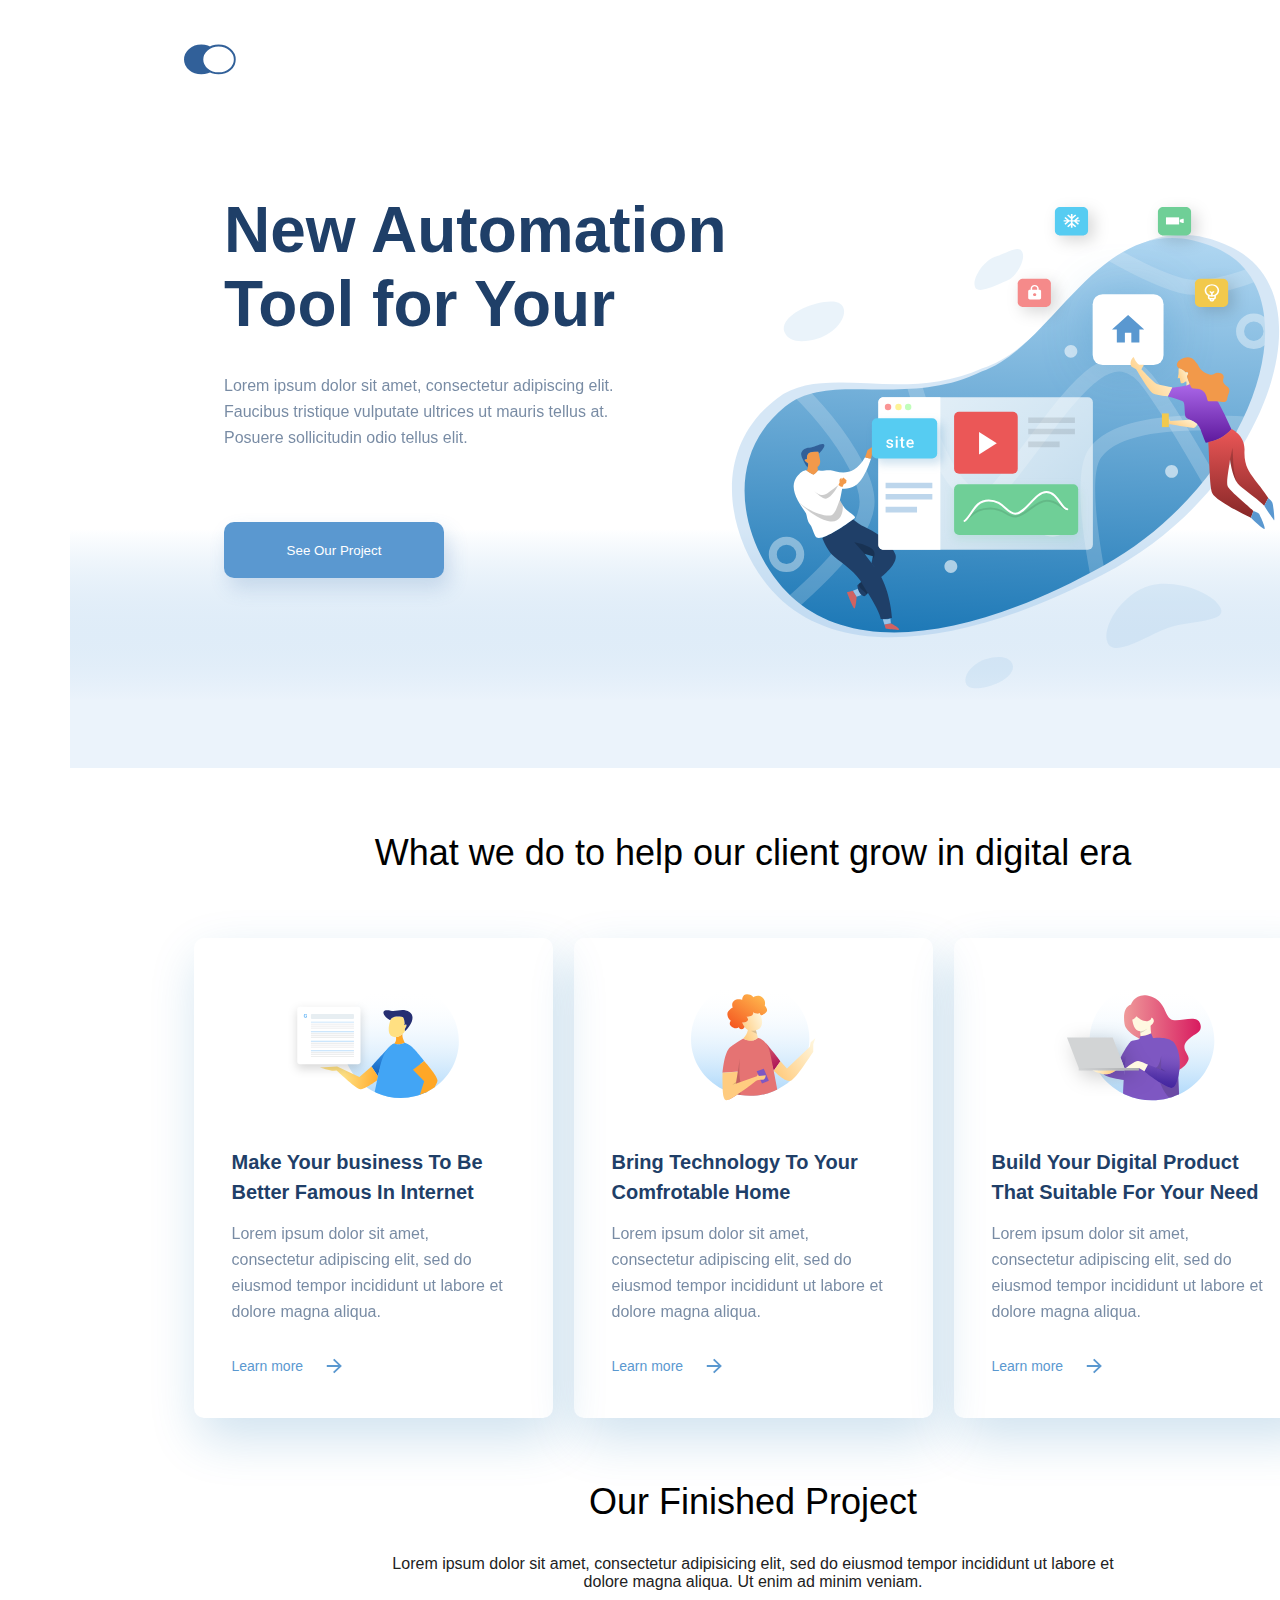
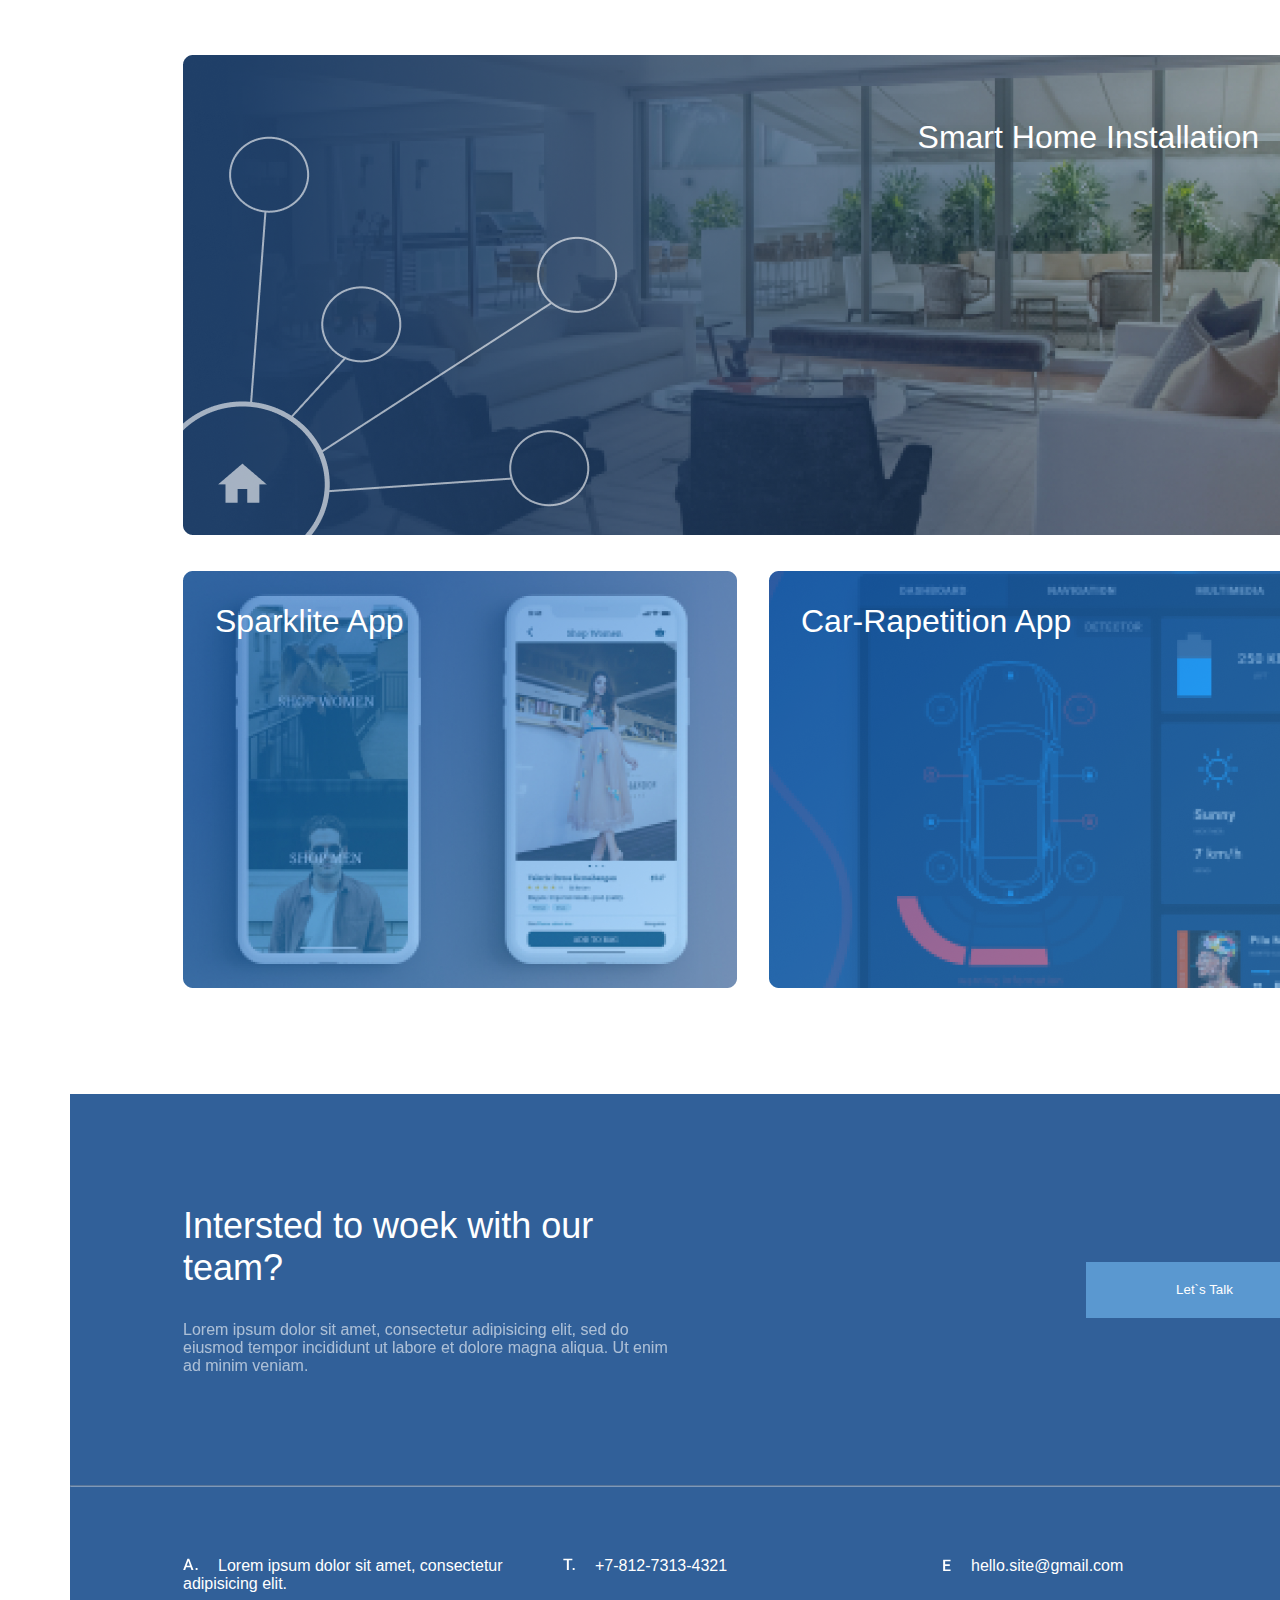
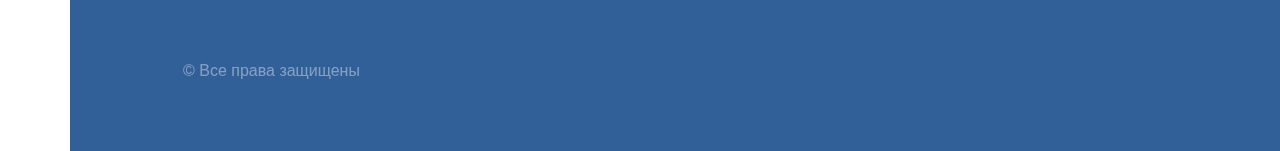
<file: index.html>
<!DOCTYPE html>
<html lang="en">

<head>
    <meta charset="UTF-8">
    <meta name="viewport" content="width=device-width, initial-scale=1.0">
    <link rel="stylesheet" href="./css/index.css">
    <title>Домашняя работа:: Урок 8</title>
</head>

<body class="container">
    <header>
        <div class="top">
            <div class="top_content">
                <div class="menu">
                    <a href="./index.html"><img src="./img/logo.svg" alt="logo"></a>
                    <a href="./pages/ContactUsPage.html"><img src="./img/contact.svg" alt="contact"></a>
                </div>
                <div class="top_information">
                    <div class="top_information-left">
                        <h1 class="h1Class">New Automation Tool for Your</h1>
                        <p class="pClass">Lorem ipsum dolor sit amet, consectetur adipiscing elit. Faucibus tristique vulputate ultrices ut mauris tellus at. Posuere sollicitudin odio tellus elit.</p>
                        <button class="top_information-button">See Our Project</button>
                    </div>
                    <div class="top_information-right">
                        <img src="./img/mainPage/illustration.svg" alt="illustration">
                    </div>
                </div>
            </div>
        </div>
    </header>

    <main>
        <div class="main_body">
            <div class="main_information">
                <h3 class="h3Class">What we do to help our client grow in digital era</h>
                    <div class="main_information_body">
                        <div class="main_information_body-block">
                            <img src="./img/mainPage/1.svg" alt="Person">
                            <div class="main_information_body-block-text">
                                <h4 class="h4Class">Make Your business To Be Better Famous In Internet</h4>
                                <p class="pClass"> Lorem ipsum dolor sit amet, consectetur adipiscing elit, sed do eiusmod tempor incididunt ut labore et dolore magna aliqua.</p>
                                <div class="main_information_body-block-learnmore">
                                    <span class="learnMore">Learn more</span>
                                    <img src="./img/mainPage/arrow.svg" alt="arrow">
                                </div>
                            </div>
                        </div>
                        <div class="main_information_body-block">
                            <img src="./img/mainPage/3.svg" alt="Person">
                            <div class="main_information_body-block-text">
                                <h4 class="h4Class">Bring Technology To Your Comfrotable Home</h4>
                                <p class="pClass"> Lorem ipsum dolor sit amet, consectetur adipiscing elit, sed do eiusmod tempor incididunt ut labore et dolore magna aliqua.</p>
                                <div class="main_information_body-block-learnmore">
                                    <span class="learnMore">Learn more</span>
                                    <img src="./img/mainPage/arrow.svg" alt="arrow">
                                </div>
                            </div>
                        </div>
                        <div class="main_information_body-block">
                            <img src="./img/mainPage/2.svg" alt="Person">
                            <div class="main_information_body-block-text">
                                <h4 class="h4Class">Build Your Digital Product That Suitable For Your Need</h4>
                                <p class="pClass"> Lorem ipsum dolor sit amet, consectetur adipiscing elit, sed do eiusmod tempor incididunt ut labore et dolore magna aliqua.</p>
                                <div class="main_information_body-block-learnmore">
                                    <span class="learnMore">Learn more</span>
                                    <img src="./img/mainPage/arrow.svg" alt="arrow">
                                </div>
                            </div>
                        </div>
                    </div>
            </div>
            <div class="additional_information">
                <h3>Our Finished Project</h3>
                <p>Lorem ipsum dolor sit amet, consectetur adipisicing elit, sed do eiusmod tempor incididunt ut labore et dolore magna aliqua. Ut enim ad minim veniam.</p>
                <div class="additional_information-MG1">
                    <p>Smart Home Installation</p>
                    <img src="./img/mainPage/MG1.png" alt="Smart Home Installation">

                </div>
                <div class="additional_information-MG2-MG3">
                    <div class="additional_information-MG2">
                        <img src="./img/mainPage/MG2.png" alt="Sparklite App">
                        <p>Sparklite App</p>
                    </div>
                    <div class="additional_information-MG3">
                        <img src="./img/mainPage/MG3.png" alt="Car-Rapetition App">
                        <p>Car-Rapetition App</p>
                    </div>
                </div>
            </div>
        </div>
    </main>

    <footer>
        <div class="footer">
            <div class="footer-block">
                <div class="footer-block-info">
                    <h3 class="h3Class">Intersted to woek with our team?</h3>
                    <p>Lorem ipsum dolor sit amet, consectetur adipisicing elit, sed do eiusmod tempor incididunt ut labore et dolore magna aliqua. Ut enim ad minim veniam.</p>
                </div>
                <button class="letsTalk">Let`s Talk</button>
            </div>
            <hr>
            <div class="footer-contactUs">
                <ul>
                    <li><img src="./img/A.svg" alt="A">Lorem ipsum dolor sit amet, consectetur adipisicing elit.</li>
                    <li><img src="./img/T.svg" alt="A">+7-812-7313-4321</li>
                    <li><img src="./img/E.svg" alt="A">hello.site@gmail.com</li>
                </ul>
                <div class="rights">
                    <p>&copy; Все права защищены</p>
                </div>
            </div>
        </div>
    </footer>
</body>

</html>
</file>
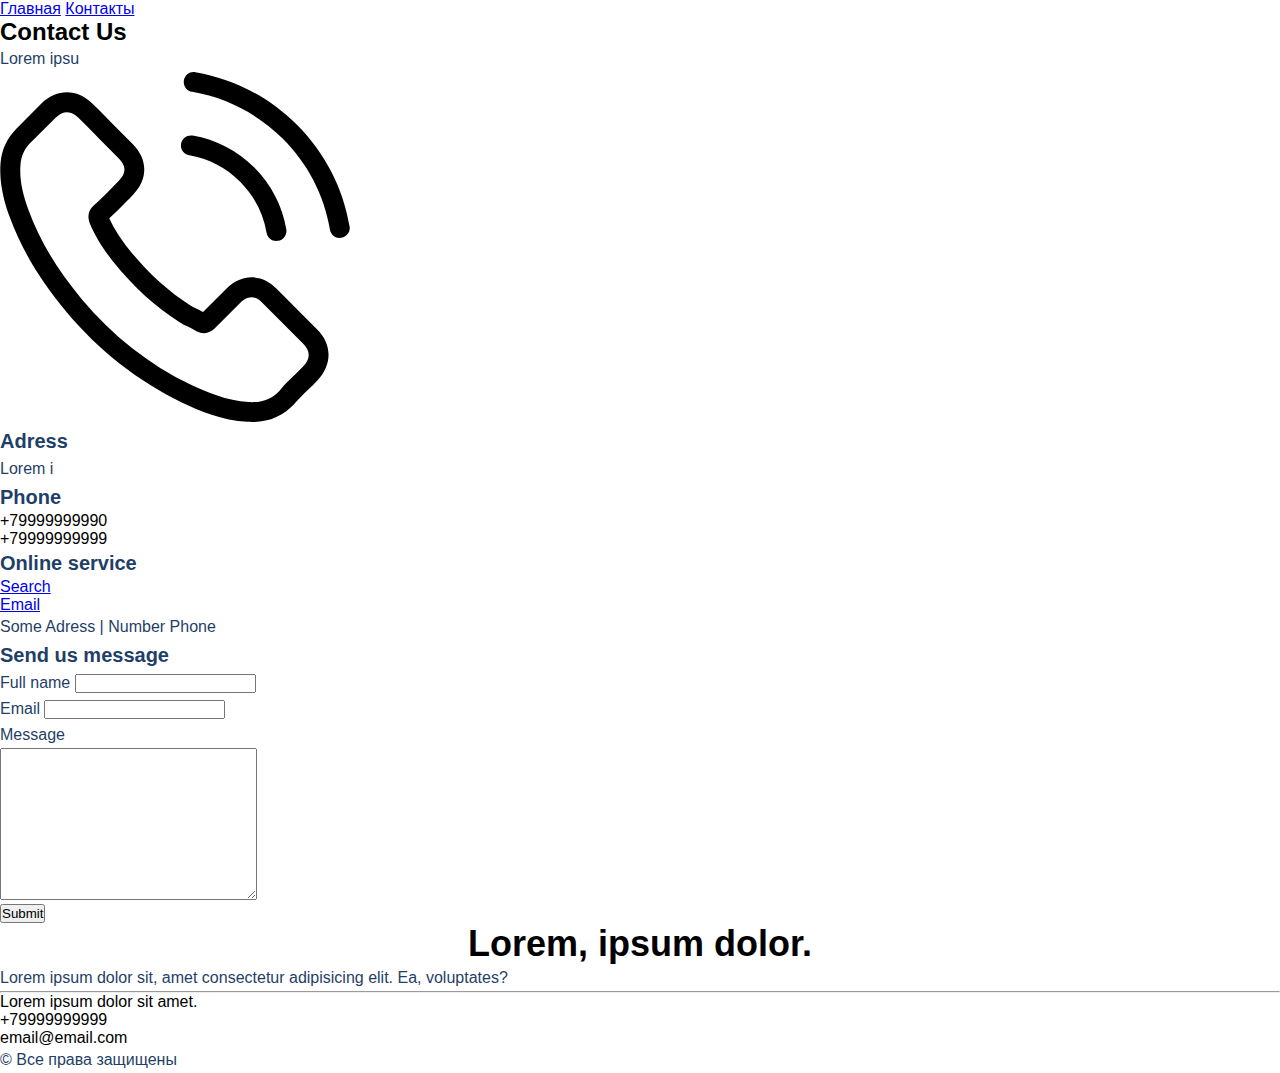
<file: pages/ContactUsPage(Original).html>
<!DOCTYPE html>
<html lang="en">
<head>
    <meta charset="UTF-8">
    <meta name="viewport" content="width=device-width, initial-scale=1.0">
    <link rel="stylesheet" href="../css/index.css">
    <title>Домашняя работа:: Урок 5</title>
</head>
<body>
    <header>
        <div>
            <a href="./../index.html">Главная</a>
            <a href="./ContactUsPage.html">Контакты</a>
        </div>
    </header>
    <main>
        <h2 class="h2Class contactH2">Contact Us</h2>
        <p class="pClass">Lorem ipsu</p>
        <img src="./../img/PhoneSVG.svg" alt="Phone">
        <h4 class="h4Class">Adress</h4>
        <p class="pClass">Lorem i</p>
        <h4 class="h4Class">Phone</h4>
        <ul>
            <li>+79999999990</li>
            <li>+79999999999</li>
        </ul>
        <h4 class="h4Class">Online service</h4>
        <ul>
            <li><a href="https://www.google.com">Search</a></li>
            <li><a href="mailto:scmelan@gmail.com">Email</a></li>
        </ul>
        <p class="pClass">Some Adress | Number Phone</p>
        <h4 class="h4Class">Send us message</h4>
        <p class="pClass">Full name <input class="inputText" type="text"></p>
        <p class="pClass">Email <input class="inputText" type="email"></p>
        <p class="pClass">Message</p>
        <textarea class="inputText" cols="30" rows="10"></textarea> <br>
        <button class="btnSubmit" type="submit">Submit</button>
        <div class="map">
            <script type="text/javascript" charset="utf-8" async src="https://api-maps.yandex.ru/services/constructor/1.0/js/?um=constructor%3A33f4684ccd7ba2dd3ca8159feabf2f953366ee5cb8482c219f9b4eebb4e79b63&amp;width=500&amp;height=400&amp;lang=ru_RU&amp;scroll=true"></script>
        </div>
    </main>
    <footer>
        <h3 class="h3Class">Lorem, ipsum dolor.</h3>
        <p class="pClass">Lorem ipsum dolor sit, amet consectetur adipisicing elit. Ea, voluptates?</p>
        <hr>
        <ul>
            <li>Lorem ipsum dolor sit amet.</li>
            <li>+79999999999</li>
            <li>email@email.com</li>
        </ul>
        <p class="pClass">&copy; Все права защищены</p>
    </footer>
</body>
</html>
</file>
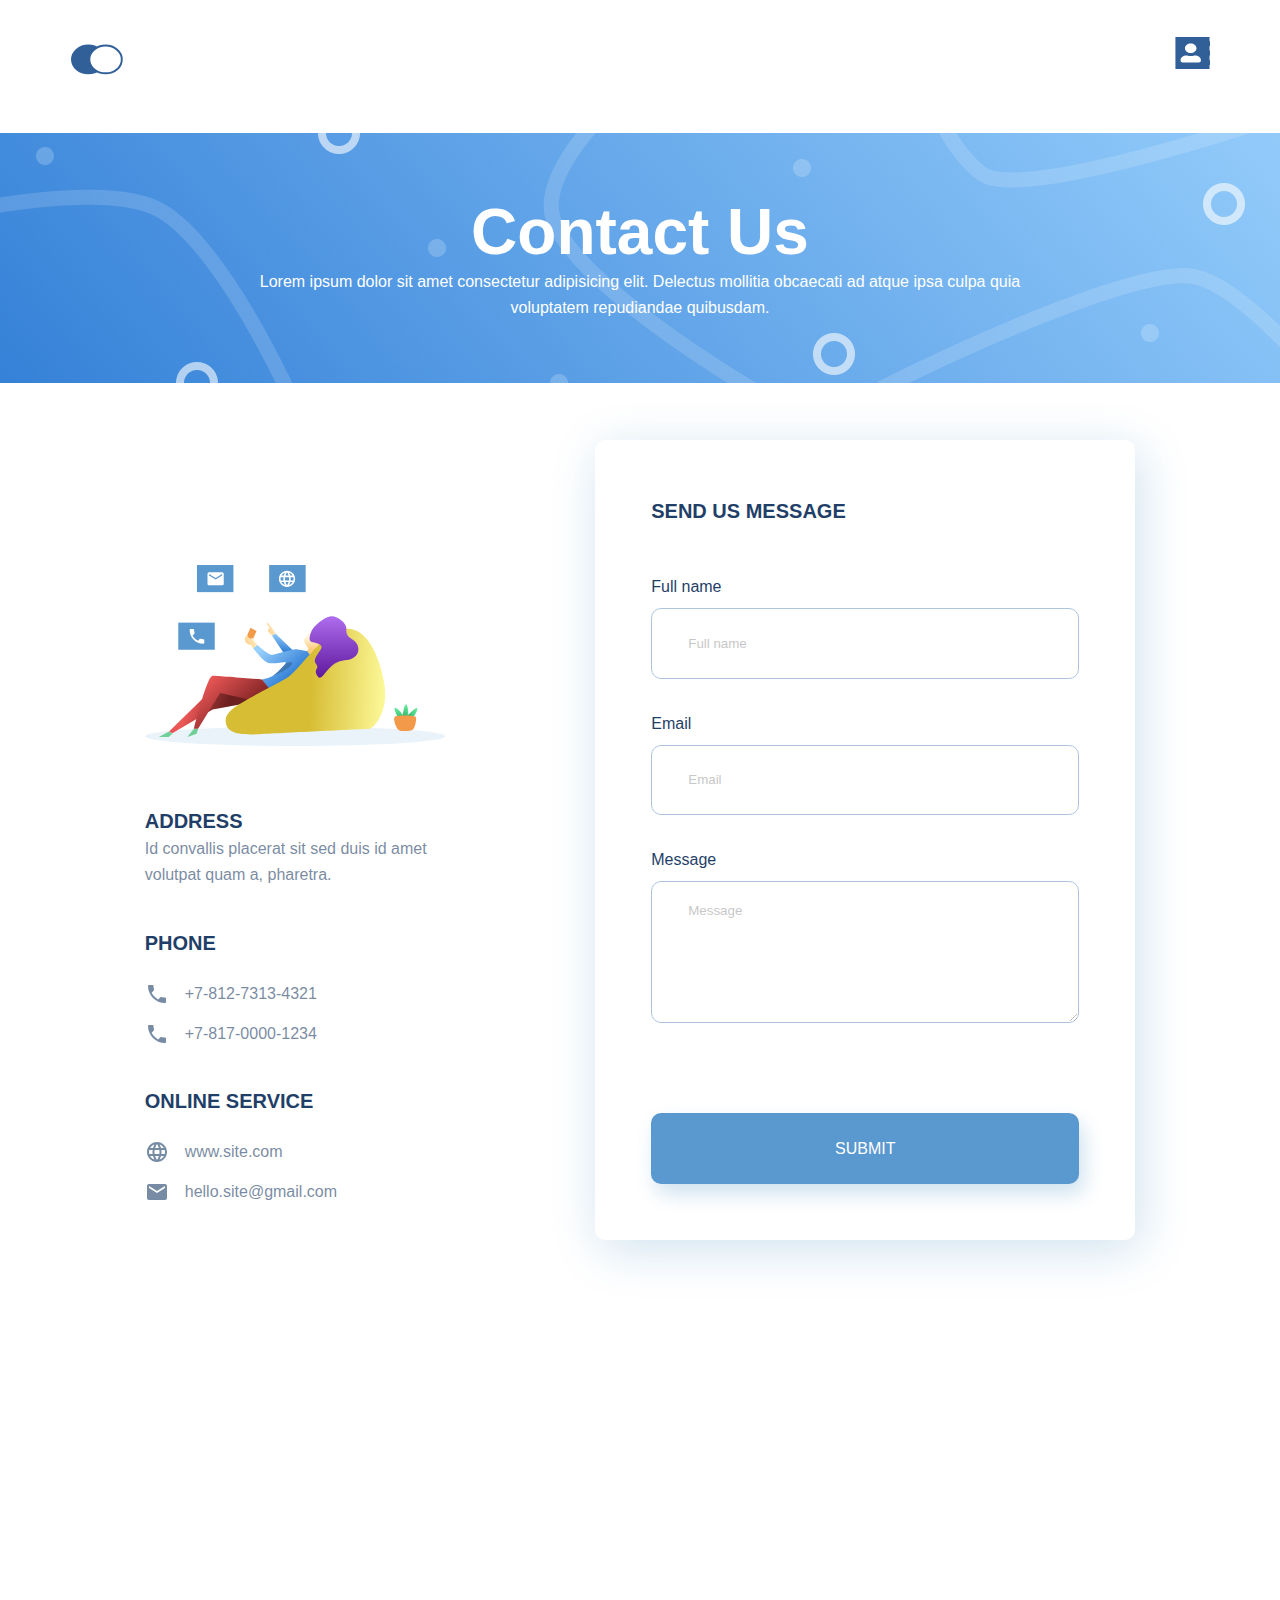
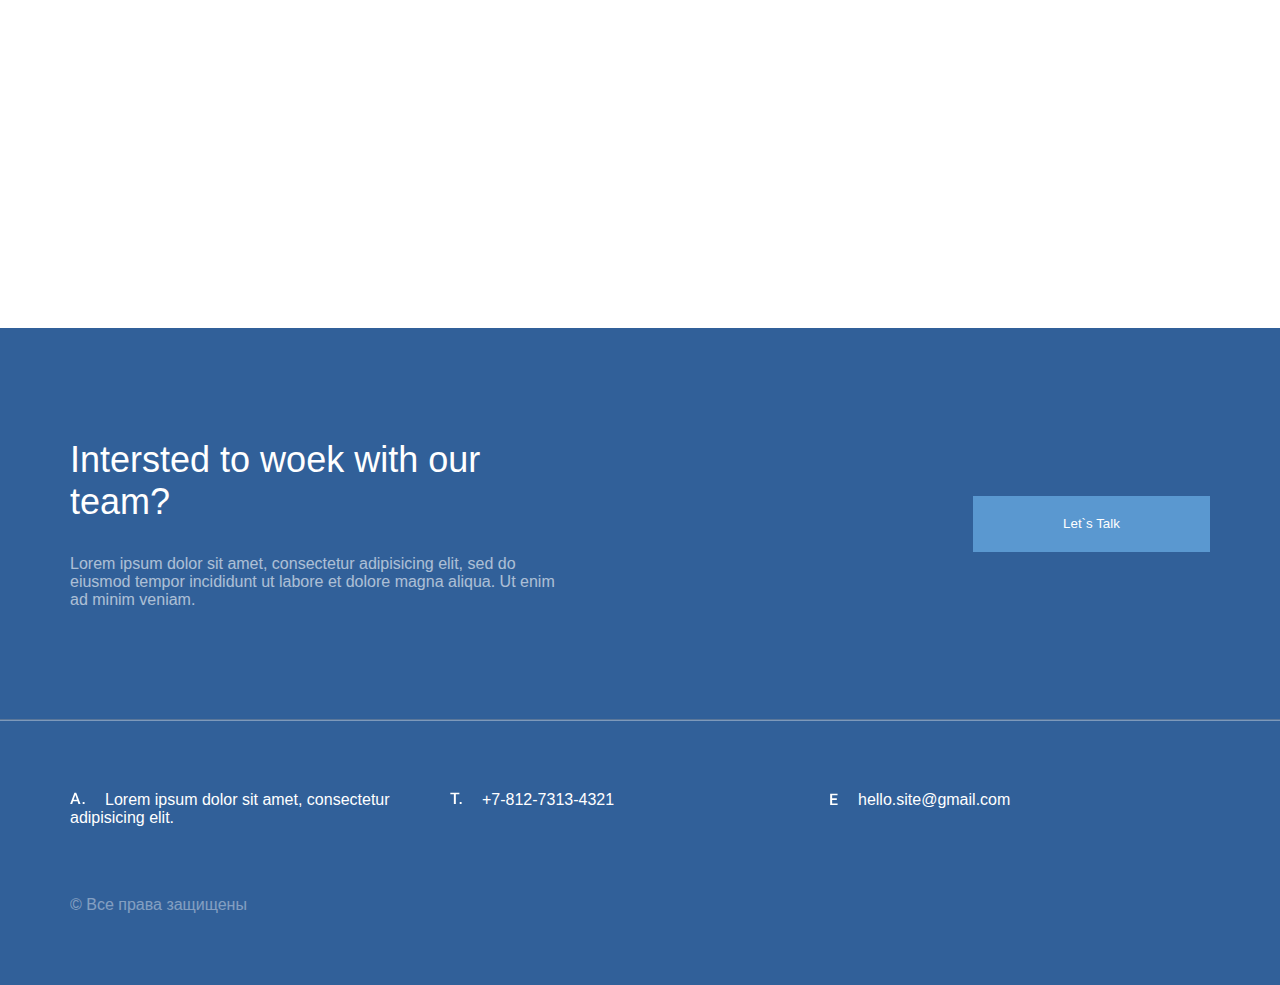
<file: pages/ContactUsPage.html>
<!DOCTYPE html>
<html lang="en">
<head>
    <meta charset="UTF-8">
    <meta name="viewport" content="width=device-width, initial-scale=1.0">
    <link rel="stylesheet" href="../css/contact.css">
    <title>Домашняя работа:: Урок 7</title>
</head>
<body class="container">
    <header>
        <div class="top">
            <div class="top_content">
                <div class="menu">
                    <a href="./index.html"><img src="../img/logo.svg" alt="logo"></a>
                    <a href="./pages/ContactUsPage.html"><img src="../img/contact.svg" alt="contact"></a>
                </div>
                <div class="top_information">
                    <h1 class="h1Class">Contact Us</h1>
                    <p class="pClass">Lorem ipsum dolor sit amet consectetur adipisicing elit. Delectus mollitia obcaecati ad atque ipsa culpa quia voluptatem repudiandae quibusdam.</p>
                </div>
            </div>
        </div>
    </header>
    <main>
        <div class="main">
            <div class="main_block">
                <div class="main_block-info">
                    <img src="./../img/Group.svg" alt="Group" class="main_block-info-group">
                    <div class="main_block-info-adress">
                        <h4 class="h4Class">ADDRESS</h4>
                        <p class="pClass">Id convallis placerat sit sed duis id amet volutpat quam a, pharetra.</p>
                    </div>
                    <div class="main_block-info-phone">
                        <h4 class="h4Class">PHONE</h4>
                        <ul>
                            <li><img src="../img/icon_phone.svg" alt="phone"><span>+7-812-7313-4321</span></li>
                            <li><img src="../img/icon_phone.svg" alt="phone"><span>+7-817-0000-1234</span></li>
                        </ul>
                    </div>
                    <div class="main_block-info-service">
                        <h4 class="h4Class">ONLINE SERVICE</h4>
                        <ul>
                            <li><img src="../img/lang.svg" alt="lang"><span>www.site.com</span></li>
                            <li><img src="../img/email.svg" alt="email"><span>hello.site@gmail.com</span></li>
                        </ul>
                    </div>
                </div>
                <div class="sendUsMessage">
                    <div class="sendUsMessage_body">
                        <h4 class="h4Class">SEND US MESSAGE</h4>
                        <p class="pClass">Full name</p>
                        <input class="inputText" type="text" placeholder="Full name">
                        <p class="pClass">Email</p>
                        <input class="inputText" type="email" placeholder="Email">
                        <p class="pClass">Message</p>
                        <textarea class="inputText" cols="30" rows="10" placeholder="Message"></textarea> <br>
                        <button class="btnSubmit" type="submit">Submit</button>
                    </div>

                </div>
            </div>
            <div class="map">
                <script type="text/javascript" charset="utf-8" async
                    src="https://api-maps.yandex.ru/services/constructor/1.0/js/?um=constructor%3A33f4684ccd7ba2dd3ca8159feabf2f953366ee5cb8482c219f9b4eebb4e79b63&amp;width=100%&amp;height=400&amp;lang=ru_RU&amp;scroll=true"></script>
            </div>
        </div>
    </main>
    <footer>
        <div class="footer">
            <div class="footer-block">
                <div class="footer-block-info">
                    <h3 class="h3Class">Intersted to woek with our team?</h3>
                    <p>Lorem ipsum dolor sit amet, consectetur adipisicing elit, sed do eiusmod tempor incididunt ut labore et dolore magna aliqua. Ut enim ad minim veniam.</p>
                </div>
                <button class="letsTalk">Let`s Talk</button>
            </div>
            <hr>
            <div class="footer-contactUs">
                <ul>
                    <li><img src="../img/A.svg" alt="A">Lorem ipsum dolor sit amet, consectetur adipisicing elit.</li>
                    <li><img src="../img/T.svg" alt="A">+7-812-7313-4321</li>
                    <li><img src="../img/E.svg" alt="A">hello.site@gmail.com</li>
                </ul>
                <div class="rights">
                    <p>&copy; Все права защищены</p>
                </div>
            </div>
        </div>
    </footer>
</body>

</html>
</file>
<file: css/index.css>
@media (max-width:414px) {
    .container {
        width: 414px;
        display: flex;
        justify-content: center;
        flex-direction: column;
        align-items: center;
    }
    .top {
        width: 376px;
        height: 376px;
        display: flex;
        justify-content: center;
        background: url('../img/mainPage/Rectangle_XR.svg');
    }
    .menu {
        display: flex;
        justify-content: space-between;
        width: 340px;
        margin-top: 47px;
    }
    .pClass {
        font-size: 16px;
        line-height: 26px;
        color: #1F3F68;
    }
    .h1Class {
        font-size: 32px;
        color: #1F3F68;
        width: 343px;
    }

    .top_information {
        text-align: center;
    }

    .top_information-left > p {
        color:#1F3F68;
        opacity: .6;
        max-width: 343px;

    }
    .top_information-left > h1 {
        color:#1F3F68;
        margin-bottom: 12px;
    }
    .top_information-right > img {
        display: none;
    }

    .top_information-button {
        border: none;
        border-radius: 10px;
        box-shadow: 5px 10px 20px 0px #356EAD33;
        color: white;
        width: 108px;
        height: 27px;
        background-color: #5A98D0;
        margin-top: 32px;
    }


    
    .main_body {
        display: flex;
        flex-direction: column;
        justify-content: center;
        align-items: center;
    }

    .main_information {
        margin: 48px 0 64px 0;
        width: 341px;
    }
    
    .main_information > h3 {
        font-weight: 300;
        font-size: 24px;
    }
    
    .main_information_body {
        width: 334px;
    }
    
    .main_information_body-block {
        margin-top: 32px;
        width: 332px;
        height: 448px;
        box-shadow: 5px 20px 50px 0px #1070B133;
        display: flex;
        flex-direction: column;
        align-items: center;
        border: none;
        border-radius: 10px;
    }
    
    .main_information_body-block > img {
        width: 160px;
        height: 112px;
        margin-top: 41px;
        margin-bottom: 47px;
    }
    
    .main_information_body-block-text {
        display: flex;
        justify-content: center;
        flex-direction: column;
        text-align: left;
        width: 283px;
        height: 220px;
    }

    .main_information_body-block-text > h4 {
        margin: 0;
    }
    
    
    .main_information_body-block-text > p {
        opacity: 0.6;
    }
    
    .main_information_body-block-learnmore {
        display: flex;
        align-items: center;
    }
    
    .learnMore {
        font-size: 14px;
        color: #5A98D0;
        margin-right: 20px;
    }
    
    .additional_information {
        max-width: 340px;
        display: flex;
        flex-direction: column;
        justify-content: center;
        align-items: center;
    }
    
    .additional_information > h3 {
        font-size: 36px;
        font-weight: 300;
        margin-bottom: 0px;
        color: #000000;
    }
    
    .additional_information > p {
        font-size: 16px;
        margin-top: 32px;
        font-weight: 300;
        width: 343px;
        height: 104px;
        color: #222222;
        text-align: center;
    }
    
    .additional_information-MG1,.additional_information-MG2,.additional_information-MG3 {
        position: relative;
        z-index: 0;
    }

    .additional_information-MG1 > img {
        width: 343px;
        height: 144px;
        border-radius: 10;
    }

    .additional_information-MG2 > img {
        width: 343px;
        height: 255px;
        border-radius: 10;
    }

    .additional_information-MG3 > img {
        width: 343px;
        height: 255px;
        border-radius: 10;
    }
    
    
    .additional_information-MG1 > p {
        position: absolute;
        z-index: 1;
        color: white;
        font-size: 16px;
        top: 16px;
        right: 16px;
    }
    
    .footer_content-block {
        width: 340px;
    }

    .additional_information-MG2 {
        margin: 16px 0;
    }

    .additional_information-MG2 > p {
        position: absolute;
        z-index: 1;
        color: white;
        font-size: 16px;
        top: 16px;
        left: 16px;

    }
    
    .additional_information-MG3 > p {
        position: absolute;
        z-index: 1;
        color: white;
        font-size:16px;
        top:16px;
        left: 16px;
    }
    
    .main_block {
        display: flex;
        justify-content: center;
        align-items: center;
    }
    
    .h3Class {
        font-size: 36px;
        text-align: center;
    }
    
    .h4Class {
        font-size: 20px;
        line-height: 30px;
        color: #1F3F68;
    }
    


    .footer {
        margin-top: 70px;
        max-width: 375px;
        height: 572px;
        background: #316099;
    }
    
    .footer > hr {
        color: white;
        opacity: .4;
    }
    
    .footer-block {
        height: 310px;
        width: 375px;
        display: flex;
        flex-direction: column;
        align-items: center;
        text-align: center;
    }
    
    .footer-block-info {
        color: white;
        width: 343px;
        height: 180px;
        display: flex;
        flex-direction: column;
        justify-content: space-evenly;
        margin-top: 18px;
    }
    
    .footer-block-info > h3 {
        margin-bottom: 32px;
        width: 336px;
    }
    
    .footer-block-info > p {
        color: #fff;
        opacity: .6;
        font-size: 16px;
        width: 343px;
    }
    
    .letsTalk {
        margin: 40px 0;
        width: 108px;
        height: 31px;
        background-color: #5A98D0;
        border: none;
        cursor: pointer;
        color: white;
    }
    
    .footer-contactUs {
        display: flex;
        flex-direction: column;
        height: 232px;
        justify-content: space-evenly;
    }
    
    .footer-contactUs > ul {
        color: #fff;
        list-style: none;
        margin: 0;
    }
    
    .footer-contactUs > ul > li {
        width: 334px;
        margin-bottom: 17px;
    }

    .footer-contactUs > ul > li:nth-child(3) {
        margin-bottom: 0px;
    }
    
    .footer-contactUs > ul > li >img  {
        margin-right: 20px;
    }
    
    .rights {
        color: #fff;
        opacity: .4;
        text-align: center;
        margin: 0;
    }
}



@media (min-width: 415px) and (max-width:768px) {
    *{
        font-family: sans-serif;
        margin: 0; 
        padding: 0;
    }
    .container {
        max-width: 768px;
    }
    .top {
        width: 768px;
        height: 768px;
        background: url('../img/mainPage/Rectangle.svg');
    }
    .menu {
        display: flex;
        justify-content: space-between;
        width: 700px;
        margin-top: 47px;
    }
    .pClass {
        font-size: 16px;
        line-height: 26px;
        color: #1F3F68;
    }
    .h1Class {
        font-size: 64px;
        color: #1F3F68;
        width: 510px;
    }
    .top_content {
        display: flex;
        justify-content: center;
        align-items: center;
        flex-direction: column;
    }
    .top_information {
        width: 700px;
        height: 440px;
        display: flex   ;
    }
    .top_information-left {
        margin-top: 60px;
        width:504px;
        text-align: left;
    }
    .top_information-left > p {
        color:#1F3F68;
        max-width: 768px;
        opacity: .6;
        max-width: 425px;
    }
    .top_information-left > h1 {
        color:#1F3F68;
        margin-bottom: 32px;
    }
    .top_information-right > img {
        margin-top: 250px;
        margin-left: -140px;
        width: 336px;
        height: 292px;
  
    }
    
    .top_information-button {
        border: none;
        border-radius: 10px;
        box-shadow: 5px 10px 20px 0px #356EAD33;
        color: white;
        width: 220px;
        height: 56px;
        background-color: #5A98D0;
        margin-top: 71px;
    }
    
    .main_body {
        display: flex;
        flex-direction: column;
        justify-content: center;
        align-items: center;
    }

    .main_information {
        margin: 64px 0;
        width: 700px;
    }
    
    .main_information > h3 {
        margin: 0 auto;
        font-weight: 300;
    }
    
    .main_information_body {
        width: 334px;
        margin: 0 auto;
    }
    
    .main_information_body-block {
        margin-top: 64px;
        width: 359px;
        height: 480px;
        box-shadow: 5px 20px 50px 0px #1070B133;
        display: flex;
        flex-direction: column;
        align-items: center;
        border: none;
        border-radius: 10px;
    }
    
    .main_information_body-block > img {
        width: 172px;
        height: 120px;
        margin-top: 43px;
        margin-bottom: 51px;
    }
    
    .main_information_body-block-text {
        display: flex;
        justify-content: center;
        flex-direction: column;
        text-align: left;
        width: 283px;
        height: 220px;
    }
    
    
    .main_information_body-block-text > p {
        opacity: 0.6;
        margin-top: 14px;
        margin-bottom: 30px;
    }
    
    .main_information_body-block-learnmore {
        display: flex;
        align-items: center;
    }
    
    .learnMore {
        font-size: 14px;
        color: #5A98D0;
        margin-right: 20px;
    }
    
    .additional_information {
        max-width: 704px;
        display: flex;
        flex-direction: column;
        justify-content: center;
        align-items: center;
    }
    
    .additional_information > h3 {
        font-size: 36px;
        font-weight: 300;
        margin-bottom: 32px;
        color: #000000;
    }
    
    .additional_information > p {
        font-size: 16px;
        font-weight: 300;
        width: 520px;
        margin-bottom: 64px;
        color: #222222;
        text-align: center;
    }
    
    .additional_information-MG1,.additional_information-MG2,.additional_information-MG3 {
        position: relative;
        z-index: 0;
    }

    .additional_information-MG1 > img {
        width: 704px;
    }

    .additional_information-MG2 > img {
        width: 336px;
    }

    .additional_information-MG3 > img {
        width: 336px;
    }
    
    
    .additional_information-MG1 > p {
        position: absolute;
        z-index: 1;
        color: white;
        font-size: 32px;
        top: 64px;
        right: 64px;
    }
    
    .additional_information-MG2-MG3 {
        display: flex;
        justify-content: center;
        align-items: center;
        margin: 32px;
    }
    
    .footer_content-block {
        width: 495px;
    }
    
    .additional_information-MG2 {
        margin-right: 32px;
    }
    
    .additional_information-MG2 > p {
        position: absolute;
        z-index: 1;
        color: white;
        font-size: 32px;
        top: 32px;
        left: 32px;
    }
    
    .additional_information-MG3 > p {
        position: absolute;
        z-index: 1;
        color: white;
        font-size: 32px;
        top:32px;
        left: 32px;
    }
    
    .main_block {
        display: flex;
        justify-content: center;
        align-items: center;
    }
    
    .h3Class {
        font-size: 36px;
        text-align: center;
    }
    
    .h4Class {
        font-size: 20px;
        line-height: 30px;
        color: #1F3F68;
    }
    
    
    .footer {
        margin-top: 70px;
        width: 768px;
        height: 657px;
        background: #316099;
    }
    
    .footer > hr {
        color: white;
        opacity: .4;
    }
    
    .footer-block {
        height: 391px;
        display: flex;
        justify-content: space-between;
        padding: 0 113px;
        align-items: center;
    }
    
    .footer-block-info {
        color: white;
        width: 336px;
    }
    
    .footer-block-info > h3 {
        text-align: left;
        font-weight: 400;
        margin-bottom: 32px;
        width: 336px;
    }
    
    .footer-block-info > p {
        color: #fff;
        opacity: .6;
        font-size: 16px;
        font-weight: 400;
        width: 336px;
    }
    
    .letsTalk {
        width: 133px;
        height: 31px;
        background-color: #5A98D0;
        border: none;
        cursor: pointer;
        color: white;
    }
    
    .footer-contactUs {
        display: flex;
        flex-direction: column;
        padding: 0 113px;
        height: 263px;
        justify-content: space-evenly;
    }
    
    .footer-contactUs > ul {
        color: #fff;
        list-style: none;

    }
    
    .footer-contactUs > ul > li {
        width: 358px;
        margin-right: 32px;
        margin-bottom: 25px;
    }
    
    .footer-contactUs > ul > li >img  {
        margin-right: 20px;
    }
    
    .rights {
        color: #fff;
        opacity: .4;
    }
}




@media (min-width: 769px) {
    
*{
    font-family: sans-serif;
    margin: 0; 
    padding: 0;
}

.container {
    width: 1140px;
    margin: 0 auto;
}

.menu {
    display: flex;
    justify-content: space-between;
    width: 1139px;
    margin-top: 37px;
    margin-bottom: 47px;
}

.pClass {
    font-size: 16px;
    line-height: 26px;
    color: #1F3F68;
}

.h1Class {
    font-size: 64px;
    color: #1F3F68;
    width: 510px;
}

.top {
    width: 1366px;
    height: 768px;
    background: url('../img/mainPage/Rectangle.svg');
}

.top_content {
    display: flex;
    justify-content: center;
    align-items: center;
    flex-direction: column;
}

.top_information {
    text-align: center;
    display: flex;
    width: 1366px;
    height: 250px;
    justify-content: center;
}

.top_information-left {
    margin-top: 60px;
    width:504px;
    text-align: left;
}

.top_information-left > p {
    color:#1F3F68;
    max-width: 780px;
    opacity: .6;
    max-width: 425px;
}

.top_information-left > h1 {
    color:#1F3F68;
    margin-bottom: 32px;
}

.top_information-right {
    margin-top: 64px;
    width: 554px;
    height: 481px;
}

.top_information-button {
    border: none;
    border-radius: 10px;
    box-shadow: 5px 10px 20px 0px #356EAD33;
    color: white;
    width: 220px;
    height: 56px;
    background-color: #5A98D0;
    margin-top: 71px;
}

.main_information {
    height: 585px;
    margin: 64px 0;
    width: 1366px;
}

.main_information > h3 {
    font-weight: 300;
}

.main_information_body {
    display: flex;
    justify-content: space-around;
    width: 1140px;
    margin: 0 auto;
}

.main_information_body-block {
    margin-top: 64px;
    width: 359px;
    height: 480px;
    box-shadow: 5px 20px 50px 0px #1070B133;
    display: flex;
    flex-direction: column;
    align-items: center;
    border: none;
    border-radius: 10px;
}

.main_information_body-block > img {
    width: 172px;
    height: 120px;
    margin-top: 43px;
    margin-bottom: 51px;
}

.main_information_body-block-text {
    display: flex;
    justify-content: center;
    flex-direction: column;
    text-align: left;
    width: 283px;
    height: 220px;
}


.main_information_body-block-text > p {
    opacity: 0.6;
    margin-top: 14px;
    margin-bottom: 30px;
}

.main_information_body-block-learnmore {
    display: flex;
    align-items: center;
}

.learnMore {
    font-size: 14px;
    color: #5A98D0;
    margin-right: 20px;
}

.additional_information {
    width: 1366px;
    display: flex;
    flex-direction: column;
    justify-content: center;
    align-items: center;
}

.additional_information > h3 {
    font-size: 36px;
    font-weight: 300;
    margin-bottom: 32px;
    color: #000000;
}

.additional_information > p {
    font-size: 16px;
    font-weight: 300;
    width: 750px;
    margin-bottom: 64px;
    color: #222222;
    text-align: center;
}

.additional_information-MG1,.additional_information-MG2,.additional_information-MG3 {
    position: relative;
    z-index: 0;
}


.additional_information-MG1 > p {
    position: absolute;
    z-index: 1;
    color: white;
    font-size: 32px;
    top: 64px;
    right: 64px;
}

.additional_information-MG2-MG3 {
    display: flex;
    justify-content: center;
    align-items: center;
    margin: 32px;
}

.footer_content-block {
    width: 495px;
}

.additional_information-MG2 {
    margin-right: 32px;
}

.additional_information-MG2 > p {
    position: absolute;
    z-index: 1;
    color: white;
    font-size: 32px;
    top: 32px;
    left: 32px;
}

.additional_information-MG3 > p {
    position: absolute;
    z-index: 1;
    color: white;
    font-size: 32px;
    top:32px;
    left: 32px;
}

.main_block {
    display: flex;
    justify-content: center;
    align-items: center;
}

.h3Class {
    font-size: 36px;
    text-align: center;
}

.h4Class {
    font-size: 20px;
    line-height: 30px;
    color: #1F3F68;
}

.footer {
    margin-top: 70px;
    width: 1366px;
    height: 657px;
    background: #316099;
}

.footer > hr {
    color: white;
    opacity: .4;
}

.footer-block {
    height: 391px;
    display: flex;
    justify-content: space-between;
    padding: 0 113px;
    align-items: center;
}

.footer-block-info {
    max-width: 495px;
    color: white;
}

.footer-block-info > h3 {
    text-align: left;
    font-weight: 400;
    margin-bottom: 32px;
}

.footer-block-info > p {
    color: #fff;
    opacity: .6;
    font-size: 16px;
    font-weight: 400;
}

.letsTalk {
    width: 237px;
    height: 56px;
    background-color: #5A98D0;
    border: none;
    cursor: pointer;
    color: white;
}

.footer-contactUs {
    display: flex;
    flex-direction: column;
    padding: 0 113px;
    height: 263px;
    justify-content: space-evenly;
}

.footer-contactUs > ul {
    display: flex;
    color: #fff;
    list-style: none;
}

.footer-contactUs > ul > li {
    width: 358px;
    margin-right: 32px;
}

.footer-contactUs > ul > li >img  {
    margin-right: 20px;
}

.rights {
    color: #fff;
    opacity: .4;
}
}
</file>
<file: css/contact.css>
*{
    font-family: sans-serif;
    margin: 0; 
    padding: 0;
}

.container {
    max-width: 1366px;
    width: 1140px;
    margin: 0 auto;
}

.menu {
    display: flex;
    justify-content: space-between;
    width: 1139px;
    margin-top: 37px;
    margin-bottom: 47px;
}

.pClass {
    font-size: 16px;
    line-height: 26px;
    color: #1F3F68;
}

.h1Class {
    font-size: 64px;
    color: #1F3F68;
    width: 510px;
}

.top_content {
    display: flex;
    justify-content: center;
    align-items: center;
    flex-direction: column;
}

.top_information {
    text-align: center;
    display: flex;
    justify-content: center;
    align-items: center;
    flex-direction: column;
    background: url('../img/titleBackground.png');
    width: 1366px;
    height: 250px;
    color: white;
}

.top_information > p {
    color: white;
    max-width: 780px;
}

.top_information > h1 {
    color: white;
}

.main {
    height: 1545px;
}

.main_block-info {
    width: 301px;
    height: 668px;
    margin-top: 78px;
}

.main_information_body {
    display: flex;
    justify-content: space-around;
}

.main_block-info-group {
    margin-bottom: 56px;
}

.main_block-info-adress {
    margin-bottom: 40px;
}

.main_block-info-adress >h4 {
    color: #1F3F68;
}

.main_block-info-adress >p {
    color: #1F3F68;
    opacity: .6;
}

.main_block-info-phone {
    margin-bottom: 40px;
}

.main_block-info-phone >h4 {
    color: #1F3F68;
}

.main_block-info-phone > ul {
    list-style: none;
    margin-top: 24px;
}

.main_block-info-phone > ul > li {
    color: #1F3F68;
    opacity: .6;
    display: flex;
    align-items: center;
}

.main_block-info-phone > ul > li:first-child {
    margin-bottom: 16px;
}

.main_block-info-phone > ul > li > img {
    margin-right: 16px;
}

.main_block-info-service >h4 {
    margin-bottom: 24px;
}

.main_block-info-service > ul {
    list-style: none;
}

.main_block-info-service > ul > li > img {
    margin-right: 16px;
}

.main_block-info-service > ul > li:first-child {
    margin-bottom: 16px;
}

.main_block-info-service > ul > li {
    color: #1F3F68;
    opacity: .6;
    display: flex;
    align-items: center;
}

.main_information_body-bloc {
    width: 359px;
}
.main_information_body-bloc > p {
    width: 359px;
}

.footer_content-block {
    width: 495px;
}

.contactUs-list {
    display: flex;
    list-style: none;
    justify-content: space-between;
}

.map {
    width:990px;
    height:480px;
    margin: 0 auto;
    box-sizing:content-box;
}

.main_block {
    display: flex;
    justify-content: space-around;
    align-items: center;
}

.contactH2 {
    font-weight: 500;
    font-size: 44px;
    text-align: center;
}

.h3Class {
    font-size: 36px;
    text-align: center;
}

.h4Class {
    font-size: 20px;
    line-height: 30px;
    color: #1F3F68;
}

.inputText {
    border: 1px solid #356EAD;
    box-sizing: border-box;
    border-radius: 10px;
    opacity: 0.4.
}

.btnSubmit {
    background: #5A98D0;
    border-radius: 10px;
    border: none;
    font-weight: 500;
    font-size: 16px;
    line-height: 26px; 
    text-align: center; 
    color: #FFFFFF; 
    text-transform: uppercase;
    margin-top: 72px;
    box-shadow: 5px 10px 20px 0px #1070B133;
    height: 72px;
    cursor: pointer;
}

.sendUsMessage {
    width: 540px;
    height: 800px;
    border-radius: 10px;
    border: 1px;
    display: flex;
    align-items: center;
    justify-content: center;
    margin-top: 57px;
    margin-bottom: 97px;
    box-shadow: 5px 10px 50px 0px #1070B133;
}

.sendUsMessage_body {
    width: 428px;
    height: 688px;
    display: flex;
    flex-direction: column;
}

.sendUsMessage_body >h4 {
    margin-bottom: 48px;
}

.sendUsMessage_body >p {
    margin-bottom: 8px;
}

.sendUsMessage_body >input {
    margin-bottom: 32px;
    border-radius: 10px;
    height: 72px;
    opacity: .4;
    padding: 0 36px;
}

.sendUsMessage_body > textarea {
    opacity: .4;
    height: 144px;
    padding: 21px 36px;
}

.footer {
    width: 1366px;
    height: 657px;
    background: #316099;
    margin-left: -113px;
}

.footer > hr {
    color: white;
    opacity: .4;
}

.footer-block {
    height: 391px;
    display: flex;
    justify-content: space-between;
    padding: 0 113px;
    align-items: center;
}

.footer-block-info {
    max-width: 495px;
    color: white;
}

.footer-block-info > h3 {
    text-align: left;
    font-weight: 400;
    margin-bottom: 32px;
}

.footer-block-info > p {
    color: #fff;
    opacity: .6;
    font-size: 16px;
    font-weight: 400;
}

.letsTalk {
    width: 237px;
    height: 56px;
    background-color: #5A98D0;
    border: none;
    cursor: pointer;
    color: white;
}

.footer-contactUs {
    display: flex;
    flex-direction: column;
    padding: 0 113px;
    height: 263px;
    justify-content: space-evenly;
}

.footer-contactUs > ul {
    display: flex;
    color: #fff;
    list-style: none;
}

.footer-contactUs > ul > li {
    width: 358px;
    margin-right: 32px;
}

.footer-contactUs > ul > li >img  {
    margin-right: 20px;
}

.rights {
    color: #fff;
    opacity: .4;
}
</file>
